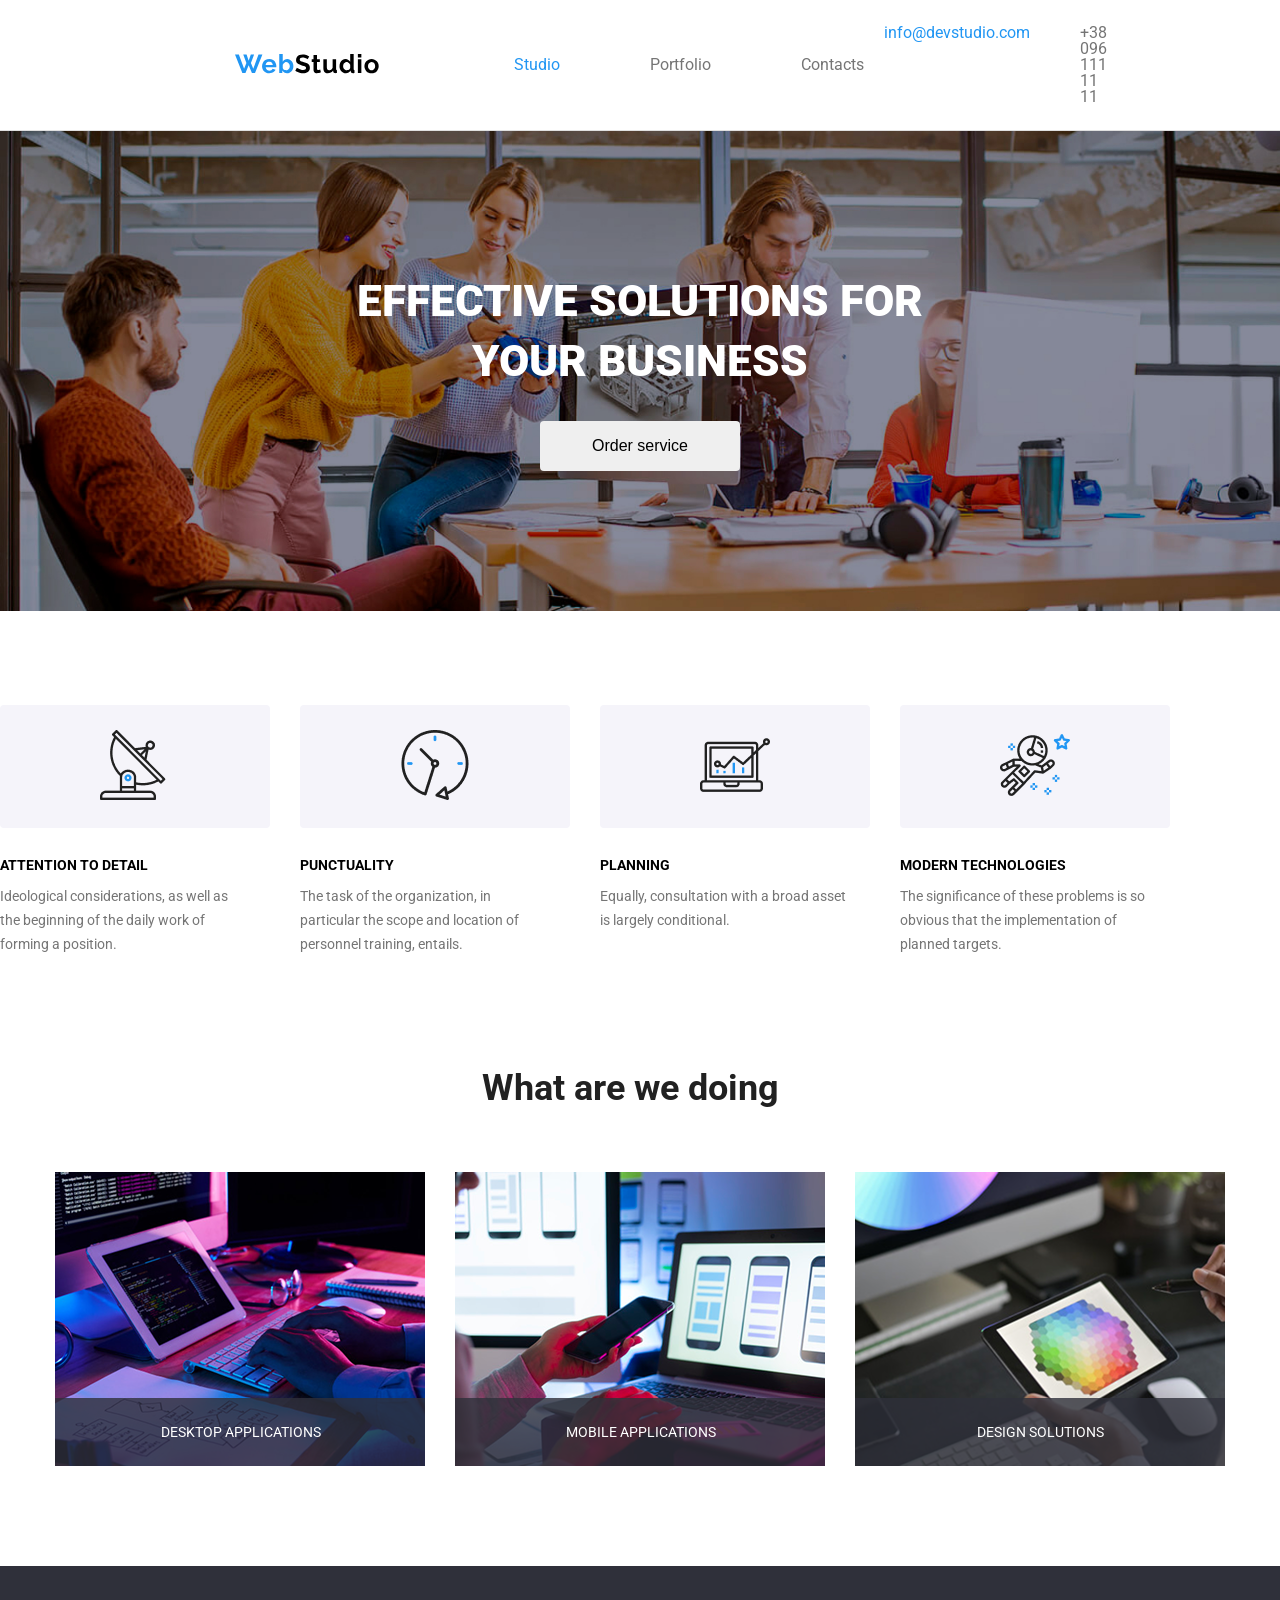
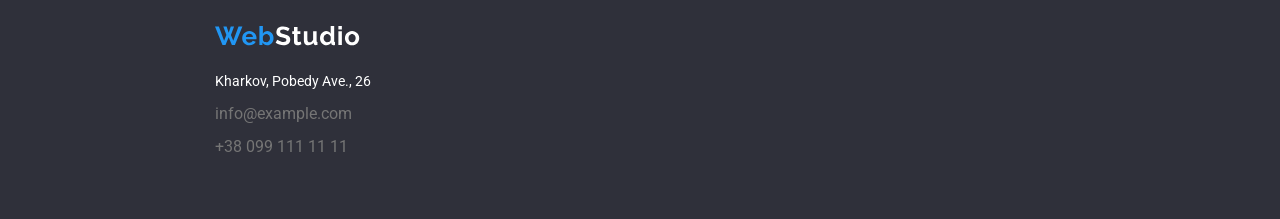
<file: index.html>
<!DOCTYPE html>
<html lang="en">
<head>
    <title>Portfolio</title>
    <meta charset="UTF-8">
    <meta name="viewport" content="width=device-width, initial-scale=1.0">
    <link rel="stylesheet" href="css/style.css">
</head>



<body>
    <header class="header-container">
        <div class="header-item">
        <div class="logo">
            <a class="header-logo" href="#"><img src="img/WebStudio-1.svg" alt=""></a>
        </div>

<nav>
    <ul class="main-menu">
        <li class="dropdown">
            <a class="link blue" href="#">Studio</a>
            <ul class="dropdown-content">           
            <li><a href="#">About us</a></li>
            <li><a href="#">Team</a></li>
        
            <li class="dropdown-submenu">      
            <a href="#">Services</a>      
            <ul class="dropdown-content submenu-right">  
                <li><a href="#">Web Design</a></li>
                <li><a href="#">SEO</a></li>
                <li><a href="#">Marketing</a></li>
                <li><a href="#">Branding</a></li>
            </ul>
        </li>
        
        <li><a href="#">Portfolio</a></li>
    </ul>
    </li>
    
    <li><a href="#">Portfolio</a></li>
    <li><a href="#">Contacts</a></li>
</ul>
</nav>


        </div>
        <div class="header-link">
            <ul>
                <li>
                    <a class="link blue" href="#">info@devstudio.com</a>
                </li>
                <li>
                    <a class="link grey" href="#">+38 096 111 11 11</a>
                </li>
            </ul>
        </div>
    </header>

    <main>
        <section>
            <div class="container">
                <div class="box title">
                    <p>
                        Effective solutions for<br>your business
                    </p>
                    <button class="button-2">
                        Order service
                    </button>
                </div>
            </div>
        </section>
        
        <section class="section">
            <div class="container-2">
                <div class="container-img">
                    <img src="img/img-2.png" alt="">
                </div>
                <h2>
                    Attention to detail
                </h2>
                    <p>
                        Ideological considerations, as well as<br> 
                        the beginning of the daily work of<br>forming a position.
                    </p>
            </div>
            <div class="container-2">
                <div class="container-img">
                    <img src="img/img-3.png" alt="">
                </div>
                    <h2>
                        Punctuality
                    </h2>
                    <p>
                        The task of the organization, in<br>particular the scope and location of<br>personnel training, entails.
                    </p>
            </div> 
            <div class="container-2">
                <div class="container-img">
                    <img src="img/img-4.png" alt="">
                </div>
                    <h2>
                        Planning
                    </h2>
                    <p>
                        Equally, consultation with a broad asset<br>is largely conditional.
                    </p>
            </div>
            <div class="container-2">
                <div class="container-img">
                    <img src="img/img-5.png" alt="">
                </div>
                    <h2>
                        Modern technologies
                    </h2>
                    <p>
                        The significance of these problems is so<br>obvious that the implementation of<br>planned targets.
                    </p>
            </div>
            </div>
        </section>
        <section class="section-2">
            <h1>
                What are we doing
            </h1>
            <div class="container-3">
                <div class="box-img img-1">
                    <div class="box-title">
                        <h2>
                            Desktop applications
                        </h2>
                    </div>
                </div>
                <div class="box-img img-2">
                    <div class="box-title">
                        <h2>
                            Mobile applications
                        </h2>
                    </div>
                </div>
                <div class="box-img img-3">
                    <div class="box-title">
                        <h2>
                            Design solutions
                        </h2>
                    </div>
                </div>
            </div>
        </section>
    </main>

    <footer class="footer">
        <div class="footer-container">
            <div class="footer-logo"> 
                <a href="#"><img src="img/WebStudio-2.svg" alt=""></a>
            </div>
            <div class="footer-title">
                <address>
                    Kharkov, Pobedy Ave., 26
                </address>
                <a class="link grey" href="info@example.com">info@example.com</a>
                <a class="link grey" href="+38 099 111 11 11">+38 099 111 11 11</a>
            </div>
        </div>
    </footer>
</body>
</html>
</file>
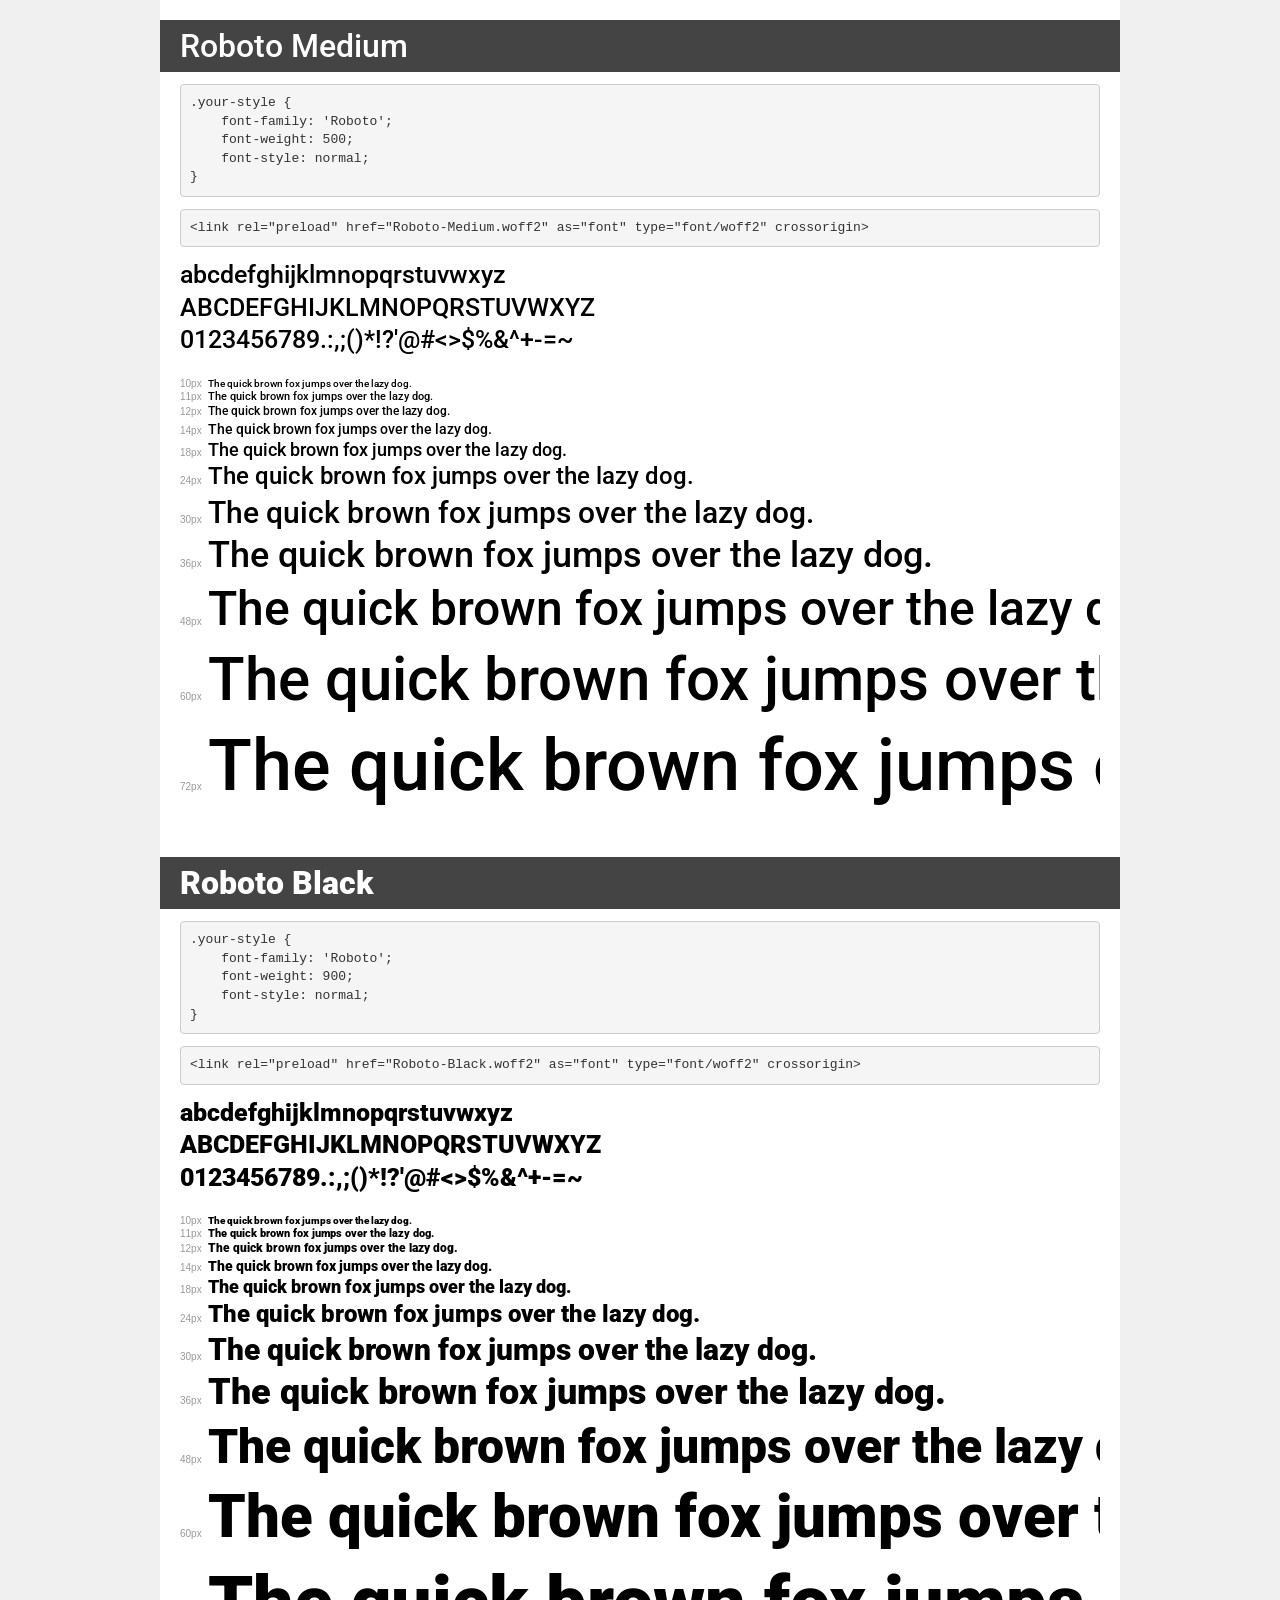
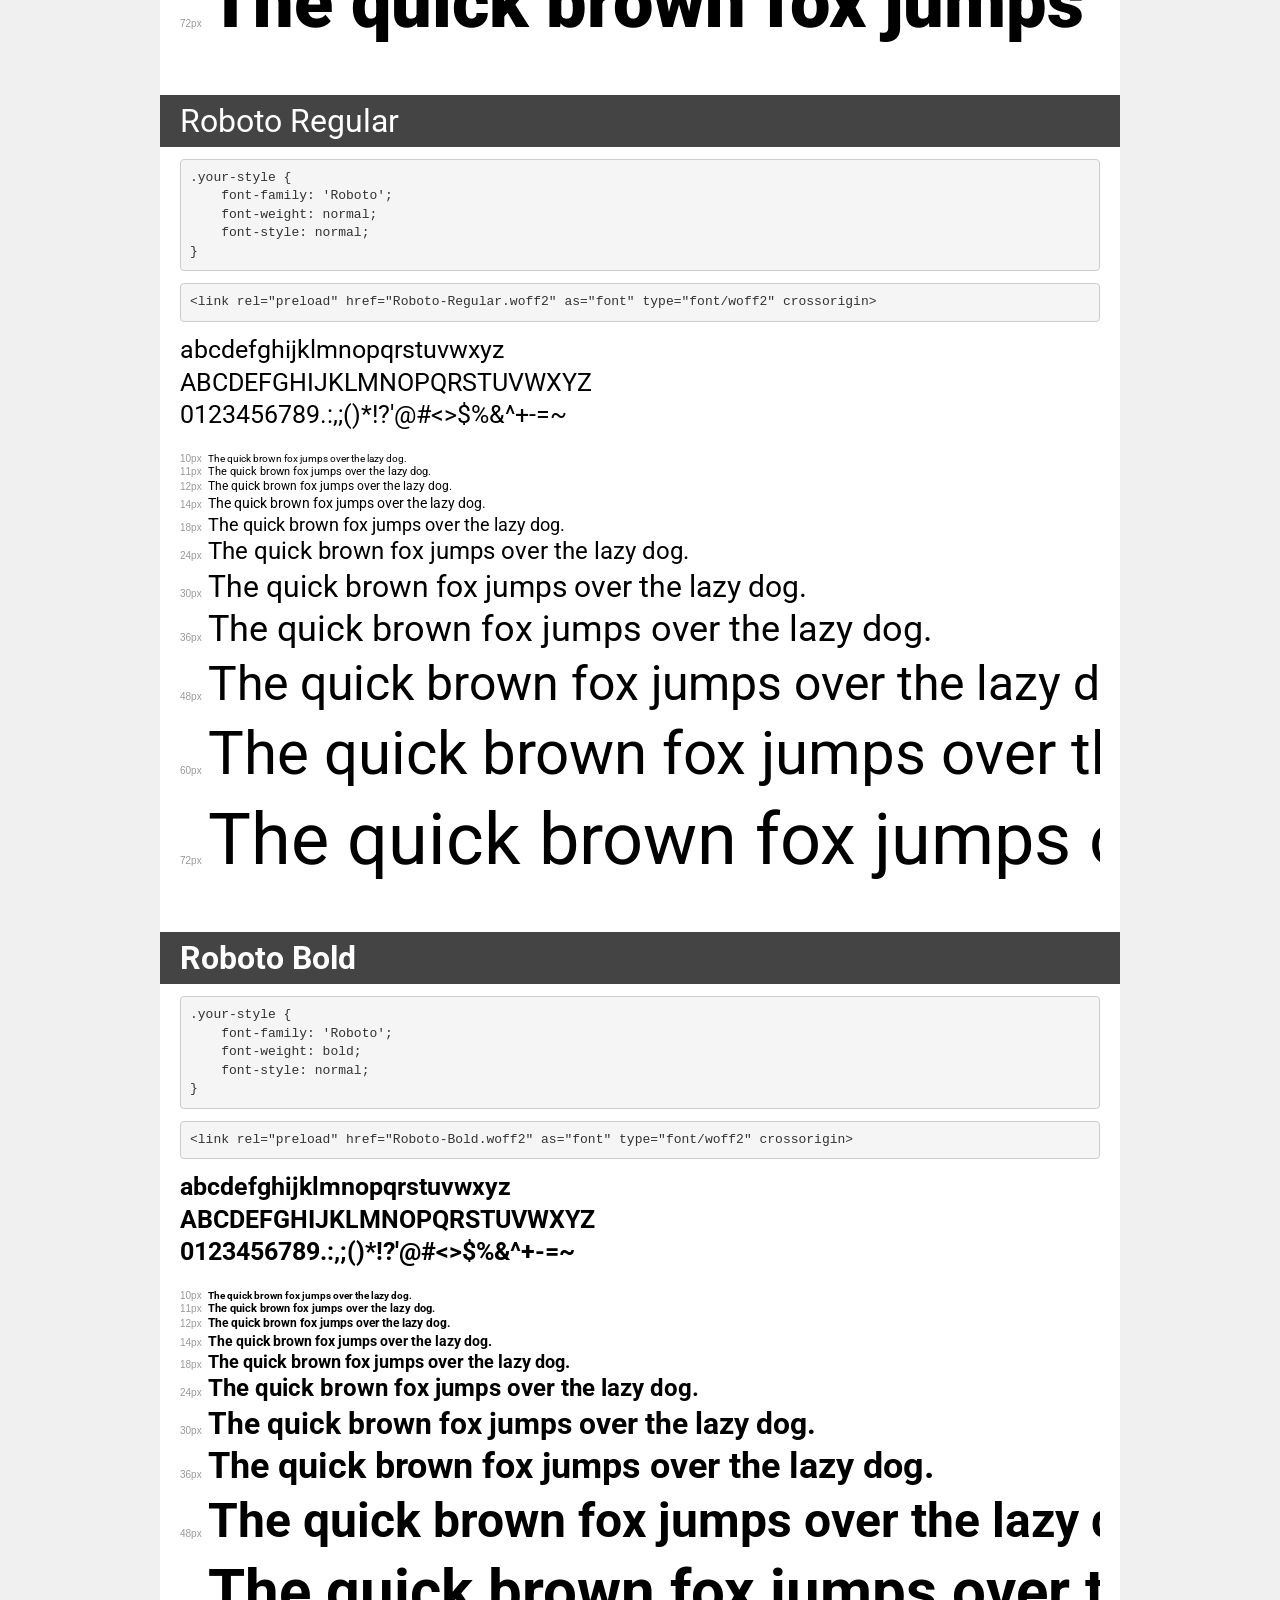
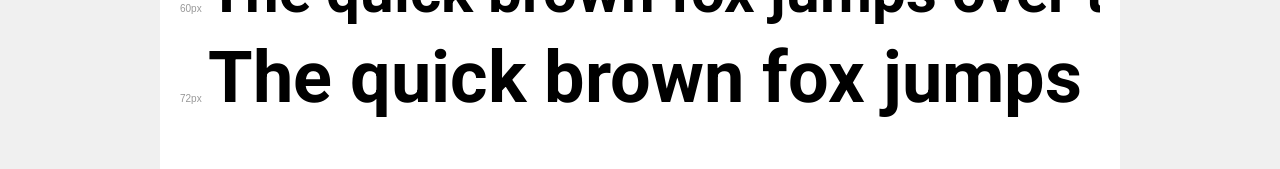
<file: fonts/demo.html>
<!DOCTYPE html>
<html lang="en">
<head>
    <meta charset="utf-8">
    <meta http-equiv="X-UA-Compatible" content="IE=edge">
    <meta name="viewport" content="width=device-width, initial-scale=1">
    <meta name="robots" content="noindex, noarchive">
    <meta name="format-detection" content="telephone=no">
    <title>Transfonter demo</title>
    <link href="stylesheet.css" rel="stylesheet">
    <style>
        /*
        http://meyerweb.com/eric/tools/css/reset/
        v2.0 | 20110126
        License: none (public domain)
        */
        html, body, div, span, applet, object, iframe,
        h1, h2, h3, h4, h5, h6, p, blockquote, pre,
        a, abbr, acronym, address, big, cite, code,
        del, dfn, em, img, ins, kbd, q, s, samp,
        small, strike, strong, sub, sup, tt, var,
        b, u, i, center,
        dl, dt, dd, ol, ul, li,
        fieldset, form, label, legend,
        table, caption, tbody, tfoot, thead, tr, th, td,
        article, aside, canvas, details, embed,
        figure, figcaption, footer, header, hgroup,
        menu, nav, output, ruby, section, summary,
        time, mark, audio, video {
            margin: 0;
            padding: 0;
            border: 0;
            font-size: 100%;
            font: inherit;
            vertical-align: baseline;
        }
        /* HTML5 display-role reset for older browsers */
        article, aside, details, figcaption, figure,
        footer, header, hgroup, menu, nav, section {
            display: block;
        }
        body {
            line-height: 1;
        }
        ol, ul {
            list-style: none;
        }
        blockquote, q {
            quotes: none;
        }
        blockquote:before, blockquote:after,
        q:before, q:after {
            content: '';
            content: none;
        }
        table {
            border-collapse: collapse;
            border-spacing: 0;
        }
        /* demo styles */
        body {
            background: #f0f0f0;
            color: #000;
        }
        .page {
            background: #fff;
            width: 920px;
            margin: 0 auto;
            padding: 20px 20px 0 20px;
            overflow: hidden;
        }
        .font-container {
            overflow-x: auto;
            overflow-y: hidden;
            margin-bottom: 40px;
            line-height: 1.3;
            white-space: nowrap;
            padding-bottom: 5px;
        }
        h1 {
            position: relative;
            background: #444;
            font-size: 32px;
            color: #fff;
            padding: 10px 20px;
            margin: 0 -20px 12px -20px;
        }
        .letters {
            font-size: 25px;
            margin-bottom: 20px;
        }
        .s10:before {
            content: '10px';
        }
        .s11:before {
            content: '11px';
        }
        .s12:before {
            content: '12px';
        }
        .s14:before {
            content: '14px';
        }
        .s18:before {
            content: '18px';
        }
        .s24:before {
            content: '24px';
        }
        .s30:before {
            content: '30px';
        }
        .s36:before {
            content: '36px';
        }
        .s48:before {
            content: '48px';
        }
        .s60:before {
            content: '60px';
        }
        .s72:before {
            content: '72px';
        }
        .s10:before, .s11:before, .s12:before, .s14:before,
        .s18:before, .s24:before, .s30:before, .s36:before,
        .s48:before, .s60:before, .s72:before {
            font-family: Arial, sans-serif;
            font-size: 10px;
            font-weight: normal;
            font-style: normal;
            color: #999;
            padding-right: 6px;
        }
        pre {
            display: block;
            padding: 9px;
            margin: 0 0 12px;
            font-family: Monaco, Menlo, Consolas, "Courier New", monospace;
            font-size: 13px;
            line-height: 1.428571429;
            color: #333;
            font-weight: normal;
            font-style: normal;
            background-color: #f5f5f5;
            border: 1px solid #ccc;
            overflow-x: auto;
            border-radius: 4px;
        }
        /* responsive */
        @media (max-width: 959px) {
            .page {
                width: auto;
                margin: 0;
            }
        }
    </style>
</head>
<body>
<div class="page">
    <div class="demo">
        <h1 style="font-family: 'Roboto'; font-weight: 500; font-style: normal;">Roboto Medium</h1>
        <pre title="Usage">.your-style {
    font-family: 'Roboto';
    font-weight: 500;
    font-style: normal;
}</pre>
        <pre title="Preload (optional)">
&lt;link rel=&quot;preload&quot; href=&quot;Roboto-Medium.woff2&quot; as=&quot;font&quot; type=&quot;font/woff2&quot; crossorigin&gt;</pre>
        <div class="font-container" style="font-family: 'Roboto'; font-weight: 500; font-style: normal;">
            <p class="letters">
                abcdefghijklmnopqrstuvwxyz<br>
ABCDEFGHIJKLMNOPQRSTUVWXYZ<br>
                0123456789.:,;()*!?'@#&lt;&gt;$%&^+-=~
            </p>
            <p class="s10" style="font-size: 10px;">The quick brown fox jumps over the lazy dog.</p>
            <p class="s11" style="font-size: 11px;">The quick brown fox jumps over the lazy dog.</p>
            <p class="s12" style="font-size: 12px;">The quick brown fox jumps over the lazy dog.</p>
            <p class="s14" style="font-size: 14px;">The quick brown fox jumps over the lazy dog.</p>
            <p class="s18" style="font-size: 18px;">The quick brown fox jumps over the lazy dog.</p>
            <p class="s24" style="font-size: 24px;">The quick brown fox jumps over the lazy dog.</p>
            <p class="s30" style="font-size: 30px;">The quick brown fox jumps over the lazy dog.</p>
            <p class="s36" style="font-size: 36px;">The quick brown fox jumps over the lazy dog.</p>
            <p class="s48" style="font-size: 48px;">The quick brown fox jumps over the lazy dog.</p>
            <p class="s60" style="font-size: 60px;">The quick brown fox jumps over the lazy dog.</p>
            <p class="s72" style="font-size: 72px;">The quick brown fox jumps over the lazy dog.</p>
        </div>
    </div>

    <div class="demo">
        <h1 style="font-family: 'Roboto'; font-weight: 900; font-style: normal;">Roboto Black</h1>
        <pre title="Usage">.your-style {
    font-family: 'Roboto';
    font-weight: 900;
    font-style: normal;
}</pre>
        <pre title="Preload (optional)">
&lt;link rel=&quot;preload&quot; href=&quot;Roboto-Black.woff2&quot; as=&quot;font&quot; type=&quot;font/woff2&quot; crossorigin&gt;</pre>
        <div class="font-container" style="font-family: 'Roboto'; font-weight: 900; font-style: normal;">
            <p class="letters">
                abcdefghijklmnopqrstuvwxyz<br>
ABCDEFGHIJKLMNOPQRSTUVWXYZ<br>
                0123456789.:,;()*!?'@#&lt;&gt;$%&^+-=~
            </p>
            <p class="s10" style="font-size: 10px;">The quick brown fox jumps over the lazy dog.</p>
            <p class="s11" style="font-size: 11px;">The quick brown fox jumps over the lazy dog.</p>
            <p class="s12" style="font-size: 12px;">The quick brown fox jumps over the lazy dog.</p>
            <p class="s14" style="font-size: 14px;">The quick brown fox jumps over the lazy dog.</p>
            <p class="s18" style="font-size: 18px;">The quick brown fox jumps over the lazy dog.</p>
            <p class="s24" style="font-size: 24px;">The quick brown fox jumps over the lazy dog.</p>
            <p class="s30" style="font-size: 30px;">The quick brown fox jumps over the lazy dog.</p>
            <p class="s36" style="font-size: 36px;">The quick brown fox jumps over the lazy dog.</p>
            <p class="s48" style="font-size: 48px;">The quick brown fox jumps over the lazy dog.</p>
            <p class="s60" style="font-size: 60px;">The quick brown fox jumps over the lazy dog.</p>
            <p class="s72" style="font-size: 72px;">The quick brown fox jumps over the lazy dog.</p>
        </div>
    </div>

    <div class="demo">
        <h1 style="font-family: 'Roboto'; font-weight: normal; font-style: normal;">Roboto Regular</h1>
        <pre title="Usage">.your-style {
    font-family: 'Roboto';
    font-weight: normal;
    font-style: normal;
}</pre>
        <pre title="Preload (optional)">
&lt;link rel=&quot;preload&quot; href=&quot;Roboto-Regular.woff2&quot; as=&quot;font&quot; type=&quot;font/woff2&quot; crossorigin&gt;</pre>
        <div class="font-container" style="font-family: 'Roboto'; font-weight: normal; font-style: normal;">
            <p class="letters">
                abcdefghijklmnopqrstuvwxyz<br>
ABCDEFGHIJKLMNOPQRSTUVWXYZ<br>
                0123456789.:,;()*!?'@#&lt;&gt;$%&^+-=~
            </p>
            <p class="s10" style="font-size: 10px;">The quick brown fox jumps over the lazy dog.</p>
            <p class="s11" style="font-size: 11px;">The quick brown fox jumps over the lazy dog.</p>
            <p class="s12" style="font-size: 12px;">The quick brown fox jumps over the lazy dog.</p>
            <p class="s14" style="font-size: 14px;">The quick brown fox jumps over the lazy dog.</p>
            <p class="s18" style="font-size: 18px;">The quick brown fox jumps over the lazy dog.</p>
            <p class="s24" style="font-size: 24px;">The quick brown fox jumps over the lazy dog.</p>
            <p class="s30" style="font-size: 30px;">The quick brown fox jumps over the lazy dog.</p>
            <p class="s36" style="font-size: 36px;">The quick brown fox jumps over the lazy dog.</p>
            <p class="s48" style="font-size: 48px;">The quick brown fox jumps over the lazy dog.</p>
            <p class="s60" style="font-size: 60px;">The quick brown fox jumps over the lazy dog.</p>
            <p class="s72" style="font-size: 72px;">The quick brown fox jumps over the lazy dog.</p>
        </div>
    </div>

    <div class="demo">
        <h1 style="font-family: 'Roboto'; font-weight: bold; font-style: normal;">Roboto Bold</h1>
        <pre title="Usage">.your-style {
    font-family: 'Roboto';
    font-weight: bold;
    font-style: normal;
}</pre>
        <pre title="Preload (optional)">
&lt;link rel=&quot;preload&quot; href=&quot;Roboto-Bold.woff2&quot; as=&quot;font&quot; type=&quot;font/woff2&quot; crossorigin&gt;</pre>
        <div class="font-container" style="font-family: 'Roboto'; font-weight: bold; font-style: normal;">
            <p class="letters">
                abcdefghijklmnopqrstuvwxyz<br>
ABCDEFGHIJKLMNOPQRSTUVWXYZ<br>
                0123456789.:,;()*!?'@#&lt;&gt;$%&^+-=~
            </p>
            <p class="s10" style="font-size: 10px;">The quick brown fox jumps over the lazy dog.</p>
            <p class="s11" style="font-size: 11px;">The quick brown fox jumps over the lazy dog.</p>
            <p class="s12" style="font-size: 12px;">The quick brown fox jumps over the lazy dog.</p>
            <p class="s14" style="font-size: 14px;">The quick brown fox jumps over the lazy dog.</p>
            <p class="s18" style="font-size: 18px;">The quick brown fox jumps over the lazy dog.</p>
            <p class="s24" style="font-size: 24px;">The quick brown fox jumps over the lazy dog.</p>
            <p class="s30" style="font-size: 30px;">The quick brown fox jumps over the lazy dog.</p>
            <p class="s36" style="font-size: 36px;">The quick brown fox jumps over the lazy dog.</p>
            <p class="s48" style="font-size: 48px;">The quick brown fox jumps over the lazy dog.</p>
            <p class="s60" style="font-size: 60px;">The quick brown fox jumps over the lazy dog.</p>
            <p class="s72" style="font-size: 72px;">The quick brown fox jumps over the lazy dog.</p>
        </div>
    </div>

</div>
</body>
</html>
</file>
<file: css/style.css>
@import url('reset.css');

@font-face {
    font-family: 'Roboto';
    src: url('../fonts/Roboto-Medium.woff2') format('woff2'),
        url('Roboto-Medium.woff') format('woff');
    font-weight: 500;
    font-style: normal;
    font-display: swap;
}

@font-face {
    font-family: 'Roboto';
    src: url('../fonts/Roboto-Black.woff2') format('woff2'),
        url('../fonts/Roboto-Black.woff') format('woff');
    font-weight: 900;
    font-style: normal;
    font-display: swap;
}

@font-face {
    font-family: 'Roboto';
    src: url('../fonts/Roboto-Regular.woff2') format('woff2'),
        url('../fonts/Roboto-Regular.woff') format('woff');
    font-weight: normal;
    font-style: normal;
    font-display: swap;
}

@font-face {
    font-family: 'Roboto';
    src: url('../fonts/Roboto-Bold.woff2') format('woff2'),
        url('../fonts/Roboto-Bold.woff') format('woff');
    font-weight: bold;
    font-style: normal;
    font-display: swap;
}
:root {
    --white-color: #FFFFFF;
    --blue-color: #2196F3;
    --grey-color: #757575;
    --dark-color: #212121;
    --light-grey-color: #E0E0E0;
    --border-color: #EEEEEE;
    --footer-bg-color: #2F303A;
    --font-family: 'Roboto', sans-serif;
}

body {
    font-family: 'Roboto';
}

.header-container {
    display: flex;
    justify-content: space-between;
    padding: 25px 215px;
    border-bottom: 1px solid #E0E0E0;
}
.header {
    display: flex;
    justify-content: space-between; 
}
.header-item {
    display: flex;
    align-items: center;
    gap: 95px;
}
.header-logo {
    margin: 20px;
}
nav{
    display: flex;
    align-items: center;
}
.header-link{
    display: flex;
    align-items: center;
}

ul {
    display: flex;
    gap: 50px;
}

.blue {
    color: var(--blue-color);
}
.grey {
    color: var(--grey-color);
}
.footer {
    background-color: var(--footer-bg-color);
    padding: 60px 215px;    
}
.footer-container {
    display: flex;
    flex-direction: column;
    gap : 20px;
}
.footer-title  {
    display: flex;
    flex-direction: column;
    gap: 9px;
}
.footer-title address {
    color: var(--white-color);
    font-weight: 400;
    font-size: 14px;
    line-height: 24px;
}
.footer-title a {
    line-height: 24px;
}
button{
    width: 200px;
    height: 50px;
    border: none;
    padding: 6px 27px;
    font-size: 16px;
    line-height: 26px;
    border-radius: 4px;
    font-weight: 500;
    margin-top: 30px;
}
button:hover {
    background-color: var(--blue-color);
    cursor: pointer;
    color: var(--white-color);
    box-shadow: 0px 3px 6px rgba(0, 0, 0, 0.24) ;
}


.button-main {
    display: flex;
    gap: 8px;
    justify-content: center;
    margin-bottom: 50px;
}

.main-menu {
  margin: 0;
  padding: 0;
  display: flex;;
}

.main-menu > li {
  position: relative;
}

.main-menu a {
    display: block;
  color: var(--grey-color);
  text-decoration: none;
  padding: 15px 20px;
  white-space: nowrap;
}
.blue {
    color: var(--blue-color)!important;
}
.main-menu a:hover {
  color: var(--blue-color);
}

.dropdown-content {
  display: none;
  position: absolute;
  top: 100%;
  left: 0;
  min-width: 180px;
  box-shadow: 0 8px 16px rgba(0, 0, 0, 0.233);
  z-index: 10;
  background: var(--white-color);
}

.dropdown:hover > .dropdown-content {
  display: block;
}

.dropdown-submenu {
  position: relative;
}

.submenu-right {
    display: none;
  top: 0;
  left: 100%;                 
  color: var(--grey-color);     
}

.dropdown-submenu:hover > .submenu-right {
  display: block;
}

.dropdown-submenu > a::after {
  content: " ▶";
  margin-left: 8px;
  font-size: 0.9em;
}

.dropdown-content,
.submenu-right {
  transition: opacity 0.15s ease;
}

.dropdown:hover > .dropdown-content,
.dropdown-submenu:hover > .submenu-right {
  opacity: 1;
}

.box {
    position: relative;
    text-align: center;
}
.title {
    background: #E0E0E0 url('../img/img-1.png') no-repeat 
    50%/cover;
    width: 100%;
    height: 37.5vw;
    display: flex;
    flex-direction: column;
    align-items: center;
    justify-content: center;
    text-transform: uppercase;
    font-weight: 900;
    font-size: 44px;
    line-height: 60px;
    color:var(--white-color);
}  

.container-2 h2{ 
    width:270px;
    font-size: 14px;
    font-weight: 700;
    height: 16px;
    line-height: 100%;
    margin-top: 30px;
    margin-bottom: 10px;
    text-transform: uppercase;
    
}
.container-2 {
    display: flex;
    flex-direction: column;
    justify-content: start;
    text-align: left;
}
.container-img {
    background-color: #F5F4FA;
    border-radius: 4px;
    padding: 25px 100px;
}
.container-2 p {
    font-size: 14px;
    font-weight: 400;
    line-height: 24px;
    color: var(--grey-color);
}

.section {
    display: flex;
    justify-self: center;
    text-align: center;
    gap: 30px;
    padding: 94px 0;
}
.box-title {
    display: flex;
    flex-direction: column;
    align-items: center;

}
.container-3 h1 {
    display: flex;
    justify-content: center;
    text-align: center;
}
.box-img {
    display: flex;
    justify-content: flex-end;
    background-image: url('../img/img-6.png') ;
    width: 370px;
    height: 70px;
    width: 370px;
    height: 294px;

}

.box-title {
    display: flex;
    justify-content: center;
    text-align: center;
    background-color: rgba(47, 48, 58, 0.8);
    text-transform: uppercase;
    color: var(--white-color);
    font-size: 14px;
    padding: 27px 99px 27px 100px;
}
.section-2 {
    display: flex;
    flex-direction: column;
    align-items: center;
    gap: 40px;
    margin-bottom: 100px;
}
.section-2 h1 {
    width: 316px;
    height: 42px;
    color: var(--dark-color);
    font-size: 36px;
    font-weight: 700;
    line-height: 100%;
    padding: 20px;
}
.container-3 {
    display: flex;
    align-items: center;
    gap: 30px;
}
.box-img {

    display: flex;
    flex-direction: column;
    justify-content: flex-end;
    width: 370px;
    height: 294px;
}
.img-1 {
    background-image: url('../img/img-6.png') ;
}
.img-2 {
    background-image: url('../img/img-7.png') ;
}
.img-3 {
    background-image: url('../img/img-8.png') ;
}
</file>
<file: fonts/stylesheet.css>
@font-face {
    font-family: 'Roboto';
    src: url('Roboto-Medium.woff2') format('woff2'),
        url('Roboto-Medium.woff') format('woff');
    font-weight: 500;
    font-style: normal;
    font-display: swap;
}

@font-face {
    font-family: 'Roboto';
    src: url('Roboto-Black.woff2') format('woff2'),
        url('Roboto-Black.woff') format('woff');
    font-weight: 900;
    font-style: normal;
    font-display: swap;
}

@font-face {
    font-family: 'Roboto';
    src: url('Roboto-Regular.woff2') format('woff2'),
        url('Roboto-Regular.woff') format('woff');
    font-weight: normal;
    font-style: normal;
    font-display: swap;
}

@font-face {
    font-family: 'Roboto';
    src: url('Roboto-Bold.woff2') format('woff2'),
        url('Roboto-Bold.woff') format('woff');
    font-weight: bold;
    font-style: normal;
    font-display: swap;
}
</file>
